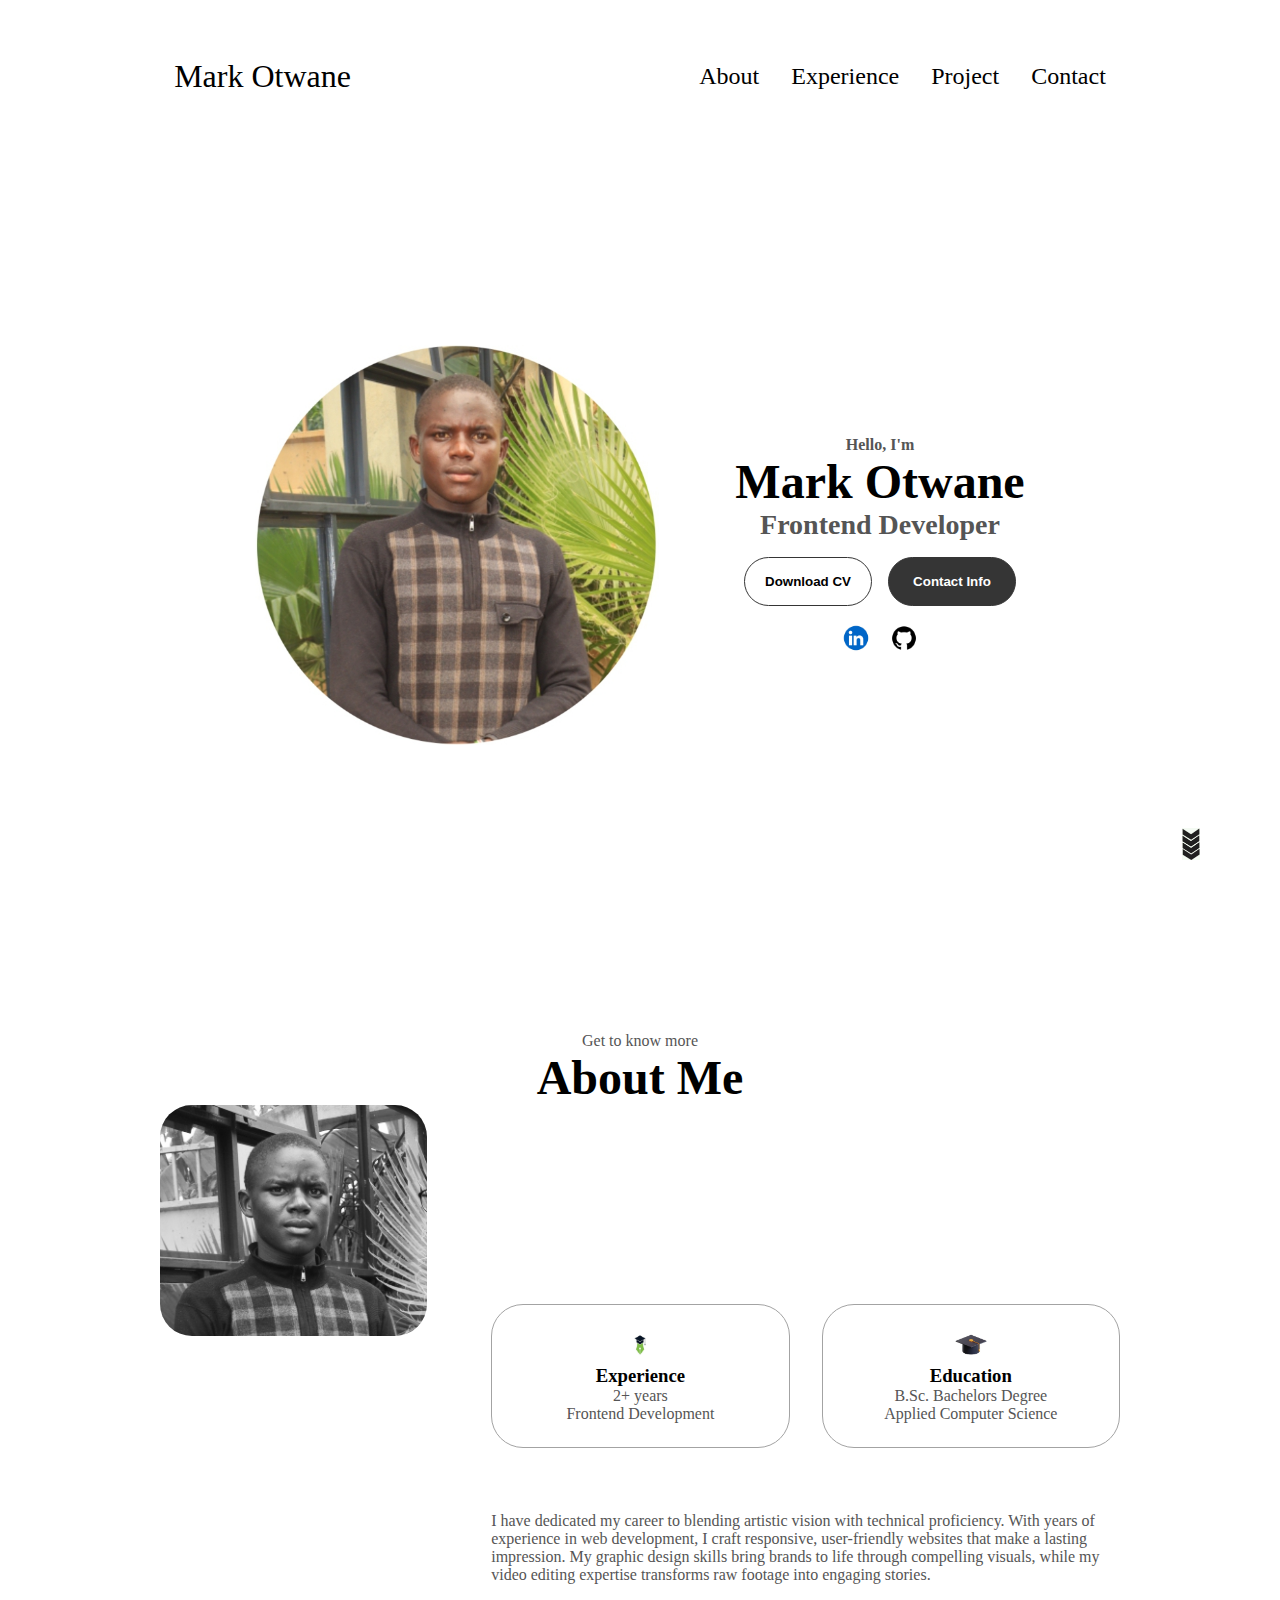
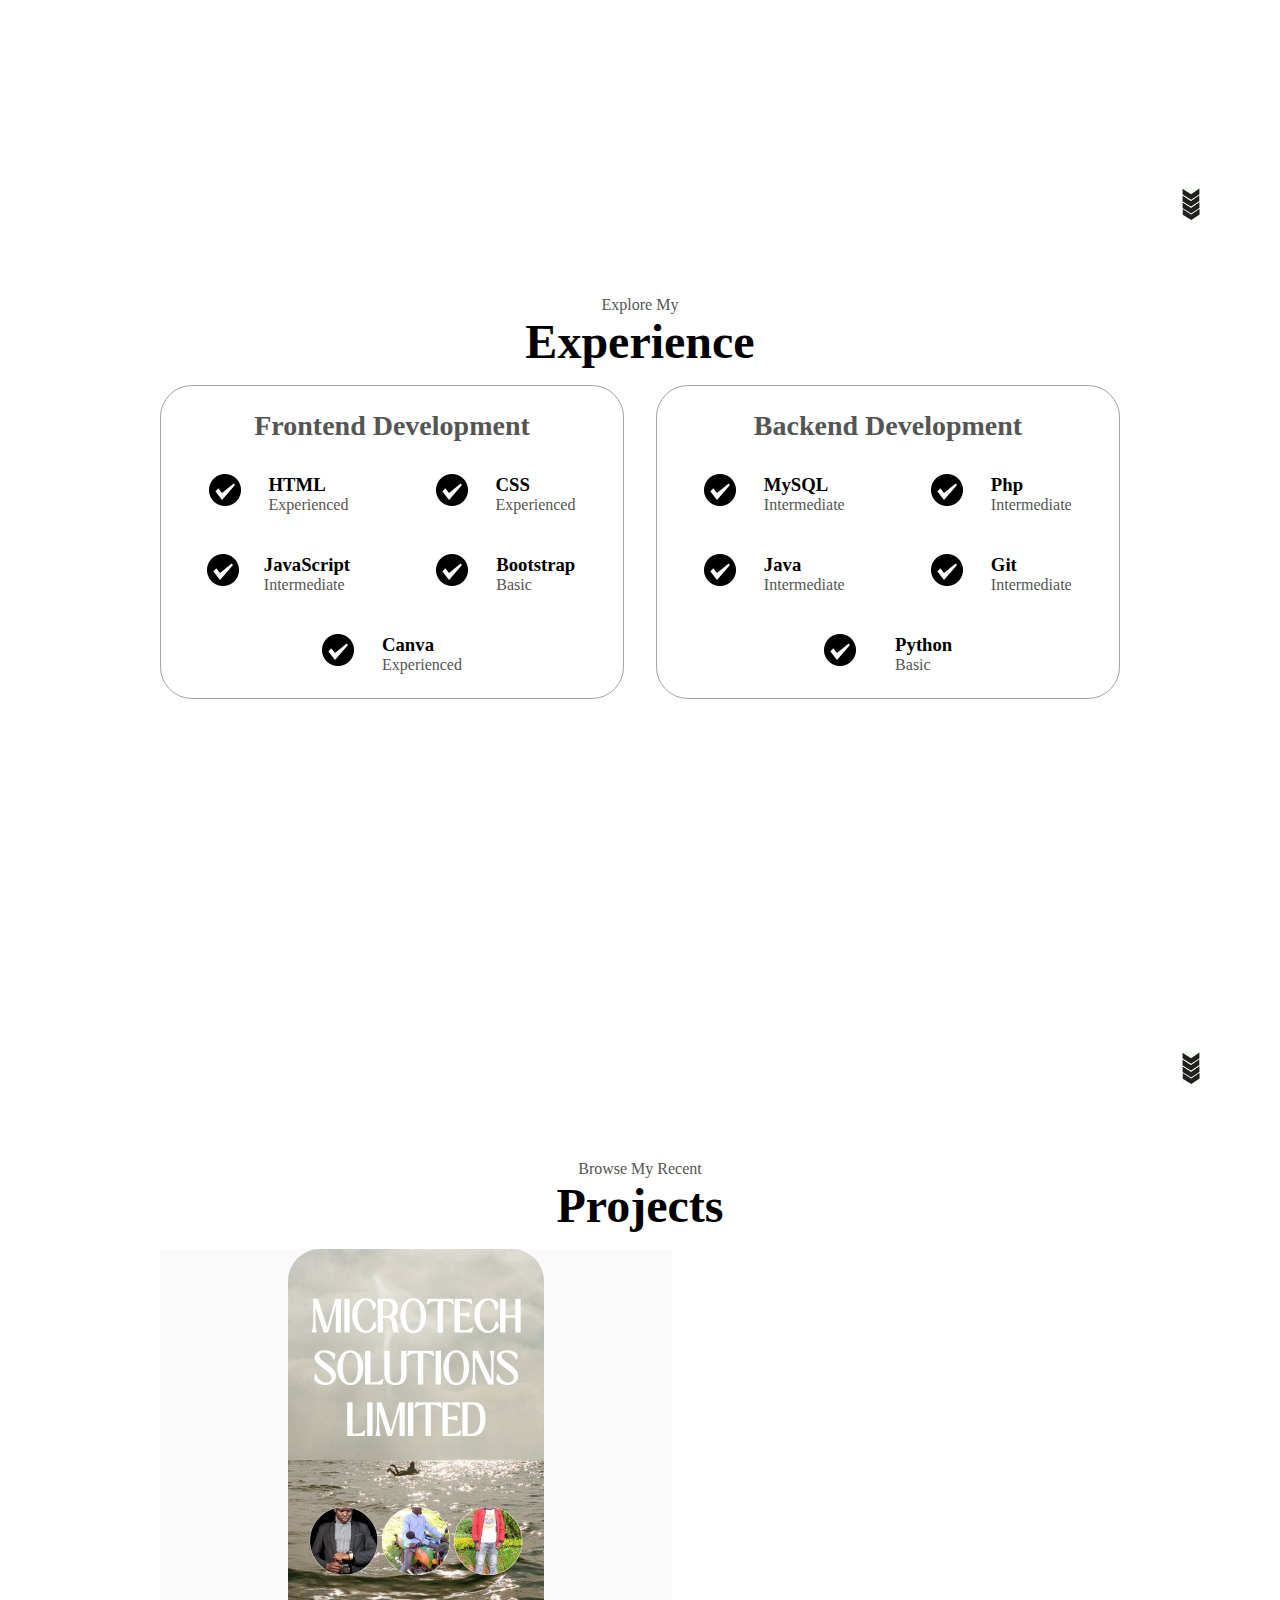
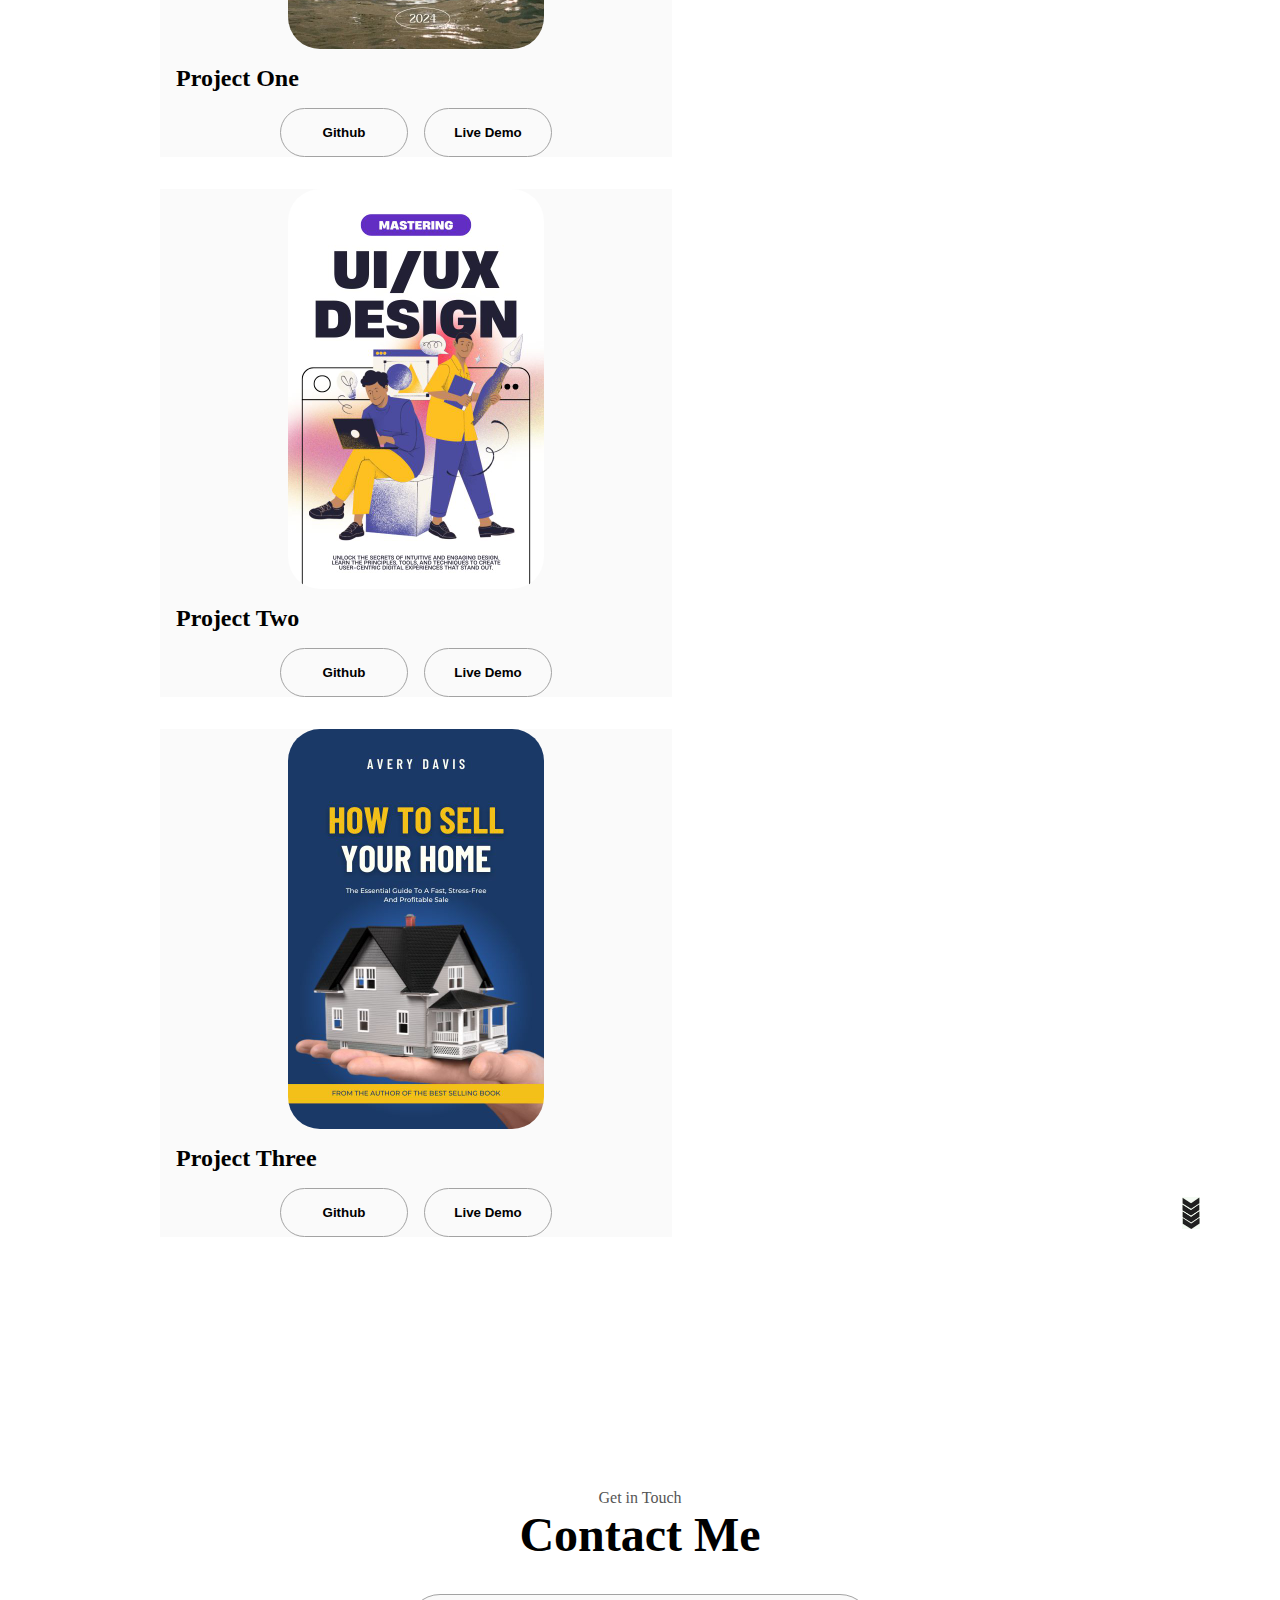
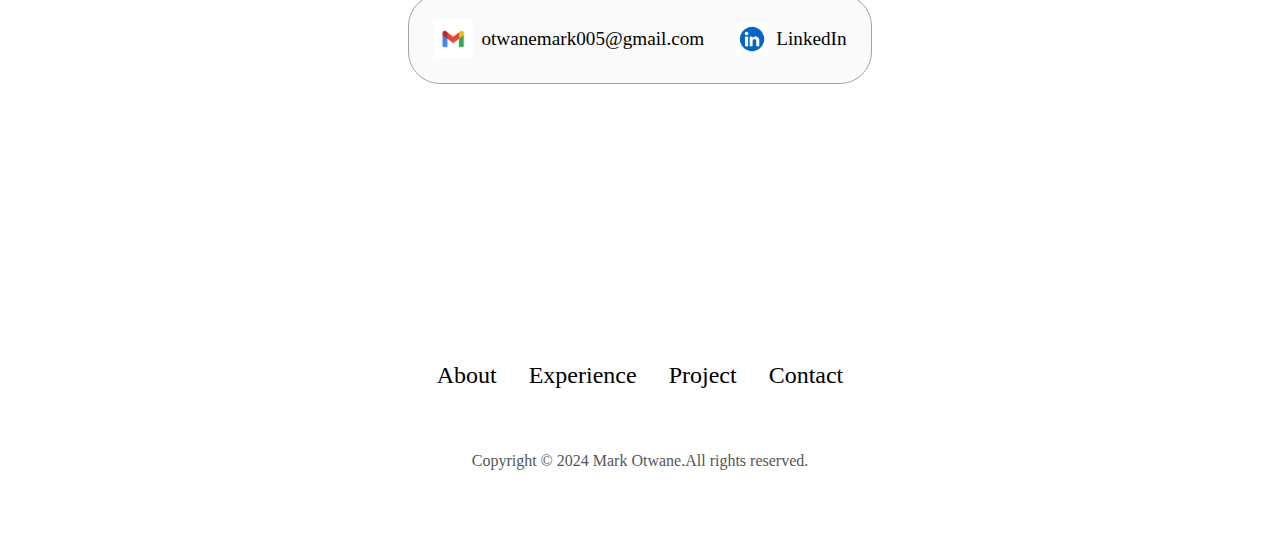
<file: code/index.html>
<!DOCTYPE html>
<html lang="c">
<head>
    <meta charset="UTF-8">
    <meta name="viewport" content="width=device-width, initial-scale=1.0">
    <title>My Portfolio</title>
    <link rel="stylesheet" href="style.css">
    <link rel="stylesheet" href="media-query.css">
</head>
<body>
    <nav id="desktop-nav">
        <div class="logo">Mark Otwane</div>
        <div>
            <ul class="nav-links">
                <li><a href="#about">About</a></li>
                <li><a href="#experience">Experience</a></li>
                <li><a href="#projects">Project</a></li>
                <li><a href="#contact">Contact</a></li>
            </ul>
        </div>
    </nav>
    <nav id="hamburger-nav">
        <div class="logo">Mark Otwane</div>
        <div class="hamburger-menu">
            <div class="hamburger-icon" onclick="toggleMenu()">
                <span></span>
                <span></span>
                <span></span>
            </div>
            <div class="menu-links">
                    <li><a href="#about" onclick="toggleMenu()">About</a></li>
                    <li><a href="#experience" onclick="toggleMenu()">Experience</a></li>
                    <li><a href="#projects" onclick="toggleMenu()">Project</a></li>
                    <li><a href="#contact" onclick="toggleMenu()">Contact</a></li>
            </div>
        </div>
    </nav>
    <section id="profile">
        <div class="section-pic-container">
            <img src="./Assets/MarkB.jpg" alt="Mark Otwane profile pic">
        </div>
        <div class="section_text">
            <p class="section_text-p1">Hello, I'm</p>
            <h1 class="title">Mark Otwane</h1>
            <p class="section_text-p2">Frontend Developer</p>
            <div class="btn-container">
                <button class="btn btn-color-2" onclick="window.open('./Assets/resume.pdf')">Download CV</button>
                <button class="btn btn-color-1" onclick="location.href='./#contact'">Contact Info</button>
            </div>
            <div id="socials-container">
                <img src="./Assets/linkedIn.jpg" alt="my Linked profile" class="icon" onclick="location.href='https://www.linkedin.com/in/mark-otwane/'">
                <img src="./Assets/github.jpg" alt="my Github profile" class="icon" onclick="location.href='https://github.com/MarkOtwane'">
            </div>
        </div>
        <img src="./Assets/arrow.jpg" alt="Arrow icon" class="icon arrow" onclick="location.href='./#about'">
    </section>
    <section id="about">
        <p class="section_text-p1">Get to know more</p>
        <h1 class="title">About Me</h1>
        <div class="section-container">
            <div class="section_pic-container">
                <img src="./Assets/MarkA.jpg" alt="profile picture" class="about-pic">
            </div>
            <div class="about-details-container">
                <div class="about-container">
                    <div class="details-containers">
                        <img src="./Assets/experience.jpg" alt="Experience icon" class="icon">
                        <h3>Experience</h3>
                        <p>2+ years <br>Frontend Development</p>
                    </div>
                    <div class="details-containers">
                        <img src="./Assets/education.jpg" alt="Education icon" class="icon">
                        <h3>Education</h3>
                        <p>B.Sc. Bachelors Degree<br>Applied Computer Science</p>
                    </div>
                </div>
                <div class="text-container">
                    <p>
                        I have dedicated my career to blending artistic vision with technical proficiency. 
                        With years of experience in web development, I craft responsive, user-friendly websites that make a lasting impression. 
                        My graphic design skills bring brands to life through compelling visuals, while my video editing expertise transforms raw footage into engaging stories.
                    </p>
                </div>
            </div>
        </div>
        <img src="./Assets/arrow.jpg" alt="Arrow icon" class="icon arrow" onclick="location.href='./#experience'">
    </section>
    <section id="experience">
        <p class="section_text-p1">Explore My</p>
        <h1 class="title">Experience</h1>
        <div class="experience-details-container">
            <div class="about-container">
                <div class="details-containers">
                    <h2 class="experience-sub-title">Frontend Development</h2>
                    <div class="article-container">
                        <article>
                            <img src="./Assets/checkmark.jpg" alt="Experience icon" class="icon">
                            <div>
                                <h3>HTML</h3>
                                <p>Experienced</p>
                            </div>
                        </article>
                        <article>
                            <img src="./Assets/checkmark.jpg" alt="Experience icon" class="icon">
                            <div>
                                <h3>CSS</h3>
                                <p>Experienced</p>
                            </div>
                        </article>
                        <article>
                            <img src="./Assets/checkmark.jpg" alt="Experience icon" class="icon">
                            <div>
                                <h3>JavaScript</h3>
                                <p>Intermediate</p>
                            </div>
                        </article>
                        <article>
                            <img src="./Assets/checkmark.jpg" alt="Experience icon" class="icon">
                            <div>
                                <h3>Bootstrap</h3>
                                <p>Basic</p>
                            </div>
                        </article>
                        <article>
                            <img src="./Assets/checkmark.jpg" alt="Experience icon" class="icon">
                            <div>
                                <h3>Canva</h3>
                                <p>Experienced</p>
                            </div>
                        </article>
                    </div>
                </div>
                <div class="details-containers">
                    <h2 class="experience-sub-title">Backend Development</h2>
                    <div class="article-container">
                        <article>
                            <img src="./Assets/checkmark.jpg" alt="Experience icon" class="icon">
                            <div>
                                <h3>MySQL</h3>
                                <p>Intermediate</p>
                            </div>
                        </article>
                        <article>
                            <img src="./Assets/checkmark.jpg" alt="Experience icon" class="icon">
                            <div>
                                <h3>Php</h3>
                                <p>Intermediate</p>
                            </div>
                        </article>
                        <article>
                            <img src="./Assets/checkmark.jpg" alt="Experience icon" class="icon">
                            <div>
                                <h3>Java</h3>
                                <p>Intermediate</p>
                            </div>
                        </article>
                        <article>
                            <img src="./Assets/checkmark.jpg" alt="Experience icon" class="icon">
                            <div>
                                <h3>Git</h3>
                                <p>Intermediate</p>
                            </div>
                        </article>
                        <article>
                            <img src="./Assets/checkmark.jpg" alt="Experience icon" class="icon">
                            <div>
                                <h3>Python</h3>
                                <p>Basic</p>
                            </div>
                        </article>
                    </div>
                </div>
            </div>
        </div>
        <img src="./Assets/arrow.jpg" alt="Arrow icon" class="icon arrow" onclick="location.href='./#projects'">
    </section>
    <section id="projects">
        <p class="section_text-p1">Browse My Recent</p>
        <h1 class="title">Projects</h1>
        <div class="experience-details-container">
            <div class="about-container">
                <div class="details-container color-container">
                    <div class="article-container">
                        <img src="./Assets/project 1.jpg" alt="Project 1" class="project-img">
                    </div>
                    <h2 class="experience-sub-tile project-title">Project One</h2>
                    <div class="btn-container">
                        <button class="btn btn-color-2 project-btn" onclick="location.href='https://github.com'">Github</button>
                        <button class="btn btn-color-2 project-btn" onclick="location.href='https://github.com'">Live Demo</button>
                        
                    </div>
                </div>
                <div class="details-container color-container">
                    <div class="article-container">
                        <img src="./Assets/Project 2.jpg" alt="Project 2" class="project-img">
                    </div>
                    <h2 class="experience-sub-tile project-title">Project Two</h2>
                    <div class="btn-container">
                        <button class="btn btn-color-2 project-btn" onclick="location.href='https://github.com'">Github</button>
                        <button class="btn btn-color-2 project-btn" onclick="location.href='https://github.com'">Live Demo</button>
                        
                    </div>
                </div>
                <div class="details-container color-container">
                    <div class="article-container">
                        <img src="./Assets/Project 3.jpg" alt="Project 3" class="project-img">
                    </div>
                    <h2 class="experience-sub-tile project-title">Project Three</h2>
                    <div class="btn-container">
                        <button class="btn btn-color-2 project-btn" onclick="location.href='https://github.com'">Github</button>
                        <button class="btn btn-color-2 project-btn" onclick="location.href='https://github.com'">Live Demo</button>
                        
                    </div>
                </div>
            </div>
        </div>
        <img src="./Assets/arrow.jpg" alt="Arrow icon" class="icon arrow" onclick="location.href='./#contact'">
    </section>
    <section id="contact">
        <p class="section_text-p1">Get in Touch</p>
        <h1 class="title">Contact Me</h1>
        <div class="contact-info-upper-container">
            <div class="contact-info-container">
                <img src="./Assets/email.jpg" alt="Email icon" class="icon email-icon">
                <p><a href="mailto:otwanemark005@gmail.com">otwanemark005@gmail.com</a></p>
            </div>
            <div class="contact-info-container">
                <img src="./Assets/linkedIn.jpg" alt="LinkedIn icon" class="icon contact-icon">
                <p><a href="https//linkedIn.com/profile">LinkedIn</a></p>
            </div>
        </div>
    </section>
    <footer>
        <nav>
            <div class="nav-links-container">
                <ul class="nav-links">
                    <li><a href="#about">About</a></li>
                    <li><a href="#experience">Experience</a></li>
                    <li><a href="#projects">Project</a></li>
                    <li><a href="#contact">Contact</a></li>
                </ul>
            </div>
        </nav>
        <p>Copyright &#169; 2024 Mark Otwane.All rights reserved.</p>
    </footer>
    <script src="script.js"></script>
</body>
</html>
</file>
<file: code/style.css>
/* general styling */
*{
    margin: 0;
    padding: 0;
}

body{
    font-family: 'Times New Roman', Times, serif;
}

html{
    scroll-behavior: smooth;
}

p{
    color:rgb(85, 85, 85);
}

/* transition */
a,.btn{
    transition: all 300ms ease;
}


/* desktop */
nav, .nav-links{
    display:flex;
}

nav{
    justify-content: space-around;
    align-items: center;
    height:17vh ;
}
.nav-links{
    gap: 2rem;
    list-style: none;
    font-size: 1.5rem;
}
a{
    color: black;
    text-decoration: none;
    text-decoration-color:white ;
}

a:hover{
    color: grey;
    text-decoration: underline;
    text-underline-offset: 1rem;
    text-decoration-color:rgb(181, 181, 181) ;
}

.logo{
    font-size: 2rem;
}

.logo:hover{
    cursor: default;
}

/* hamburger menu */

#hamburger-nav{
    display: none;
}
.hamburger-menu{
    position: relative;
    display: inline-block;
}

.hamburger-icon{
    display: flex;
    flex-direction: column; 
    justify-content: space-between;
    height: 24px;
    width: 30px;
    cursor: pointer;
}

.hamburger-icon span{
    width: 100%;
    height: 2px;
    background-color: black;
    transition: all 0.3 ease-in-out
}

.menu-links{
    position: absolute;
    top: 100%;
    right: 0;
    background-color: white;
    width: fit-content;
    max-height: 0;
    overflow: hidden;
    transition: all 0.3 ease-in-out;
}

.menu-links a{
    display: block;
    padding: 10px;
    text-align: center;
    font-size: 1.5rem;
    color: black;
    text-decoration: none;
    transition: all 0.3 ease-in-out;
}

.menu-links li{
    list-style: none;
}
.menu-links.open{
    max-height: 300px;
}

.hamburger-icon .open span:first-child{
    transform: rotate(45deg) translate(10px,5px);
}

.hamburger-icon .open span:nth-child(2){
    opacity: 0;
}

.hamburger-icon .open span:last-child{
    transform: rotate(-45deg) translate(10px,-5px);
}

.hamburger-icon span:first-child{
    transform: none;
}

.hamburger-icon span:first-child{
    opacity: 1 ;
} 

.hamburger-icon span:last-child{
    transform: none;
}

/* Sections */

section{
    padding-top: 4vh;
    height: 96vh;
    margin: 0 10rem;
    box-sizing: border-box;
    min-height: fit-content;
}

.section-container{
    display: flex;
}


/* Profile section */
#profile{
    position: relative;
}
#profile{
    display: flex;
    justify-content: center;
    gap: 5rem;
    height: 80vh;
}

.section-pic-container{
    display: flex;
    height: 400px;
    width: 400px;
    margin: auto 0;
}

.section_text{
    align-self: center;
    text-align: center;
}

.section_text p{
    font-weight: 600;
}

.section_text-p1{
    text-align: center;
}

.section_text-p2{
    font-size: 1.75rem;
    margin-bottom: 1rem;
}

.title{
    font-size: 3rem;
    text-align: center;
}

#socials-container{
    display: flex;
    justify-content: center;
    margin-top: 1rem;
    gap: 1rem;
}

/* Icons */

.icon{
    cursor: pointer;
    height: 2rem;
}

/* Buttons */

.btn-container{
    display: flex;
    justify-content: center;
    gap: 1rem;
}

.btn{
    font-weight: 600;
    transform: all 300ms ease;
    padding: 1rem;
    width: 8rem;
    border-radius: 2rem;
}

.btn-color-1, .btn-color-2{
    border: rgb(53, 53, 53) 0.1rem solid;
}

.btn-color-1:hover, .btn-color-2:hover{
    cursor: pointer;
}

.btn-color-1, .btn-color-2:hover{
    background: rgb(53, 53, 53);
    color: white;
}

.btn-color-1:hover{
    background: rgb(0, 0, 0);
}

.btn-color-2{
    background: none;
}
.btn-color-2:hover{
    border: rgb(255, 255, 255) 0.1rem solid;
}

.btn-container{
    gap: 1rem;
}


/* About section */
#about{
    position: relative;
}

.about-container{
    gap: 2rem;
    margin-bottom: 2rem;
    margin-top: 1rem;
}

.about-details-container{
    justify-content: center;
    flex-direction: column;
    gap: 2rem;/*I added this*/
}

.about-container, .about-details-container{
    display: flex;
}

.about-pic{
    border-radius: 2rem;
    /* I added this line*/
    width: 100%;
}

.arrow{
    position: absolute;
    right: -5rem;
    bottom: 2.5rem;
}

.details-containers{
    padding: 1.5rem;
    flex: 1;
    background: white;
    border-radius: 2rem;
    border: rgb(53, 53, 53) 0.1rem solid;
    border-color: rgb(163, 163, 163);
    text-align: center;
}

.section-container{
    gap: 4rem;
    height: 80%;
}

.section_pic-container{
    height: 100%;/*220px*/
    width: 100%;/*400px*/
    margin: auto 0;
    justify-content: center;
}

/* Experience section */

#experience{
    position: relative;
}

.experience-sub-title{
    color: rgb(85,85,85);
    font-weight: 600;
    font-size: 1.75rem;
    margin-bottom: 2rem;
}

.experience-details-container{
    display: flex;
    justify-content: center;
    flex-direction: column;
}

.article-container{
    display: flex;
    text-align: initial;
    flex-wrap: wrap;
    flex-direction: row;
    gap: 2.5rem;
    justify-content: space-around;
}

article{
    display: flex;
    width: 10rem;
    justify-content: space-around;
    gap: 0.5rem;
}

article .icon{
    cursor: default;
}

/* project Section */

#projects{
    position: relative;
}

.color-container{
    border-color: rgb(163, 163, 163);
    background: rgb(250,250,250);
}

.project-img{
    border-radius: 2rem;
    width: 50%;
    height: 40%;
}

.project-title{
    margin: 1rem;
    color: black;
}

.project-btn{
    color: black;
    border-color:rgb(163, 163, 163);
}

/* Contact Page  */

#contact{
    display: flex;
    justify-content: center;
    flex-direction: column;
    height: 70vh;
}

.contact-info-upper-container{
    display: flex;
    justify-content: center;
    border-radius: 2rem;
    border: rgb(53, 53, 53) 0.1rem solid;
    border-color: rgb(163, 163, 163);
    background: rgb(250,250,250);
    margin: 2rem auto;
    padding: 0.5rem;
}

.contact-info-container{
    display: flex;
    align-items: center;
    justify-content: center;
    gap: 0.5rem;
    margin: 1rem;
}

.contact-info-container p{
    font-size: larger;
}

.contact-icon{
    cursor: default;
}

.email-icon{
    height: 2.5rem;
}

/* Footer */

footer{
    height: 26vh;
    margin: 0 1rem;
}

footer p{
    text-align: center;
}
</file>
<file: code/media-query.css>
@media screen and (max-width: 1400px){
    #profile{
        height: 83vh;
        margin-bottom: 6rem;
    }
    .about-container{
        flex-wrap: wrap;
    }
}

@media screen and (max-width: 1200px){
    #desktop-nav{
        display: none;
    }
    #hamburger-nav{
        display: flex;
    }
    #experience, .experience-details-container{
        margin-top: 2rem;
    }
    #profile, .section-container{
        display: block; /* it was block initially*/
    }
    .arrow{
        display: none;
    }
    section, .section-container{
        height: fit-content;
    }
    section{
        margin: 0.5%;
    }
    .section-pic-container{
        width: 275px;
        height: 275px;
        margin: 0 auto 2rem;
    }
    .about-container{
        margin-top: 0;
    }
}

@media screen and (max-width: 600px){
    #contact, footer{
        height: 40vh;
    }
    #profile{
        height: 83vh; /*it was 83vh*/
        margin-bottom: 0;
        /* display: block;it was not there */
    }
    article{
        font-size: 1rem;
    }
    footer, nav{
        height: fit-content;
        margin-bottom: 2rem;
    }
    .about-container, .contact-info-upper-container, .btn-container{
        flex-wrap: wrap;
    }
    .contact-info-container{
        margin: 0;
    }
    .contact-info-container p, .nav-links li a{
        font-size: 1rem;
    }
    .experience-sub-title{
        font-size: 1.25rem;
    }
    .logo{
        font-size: 1.5rem;
    }
    .nav-links{
        flex-direction: column;
        gap: 0.5rem;
        text-align: center;
    }
    .section-pic-container{
        width: auto;
        height: 46vh;
        justify-content: center;
    }
    .section_text-p2{
        font-size: 1.25rem;
    }
    .title{
        font-size: 2rem;
    }
    .text-container{
        text-align: justify;
    }
}
</file>
